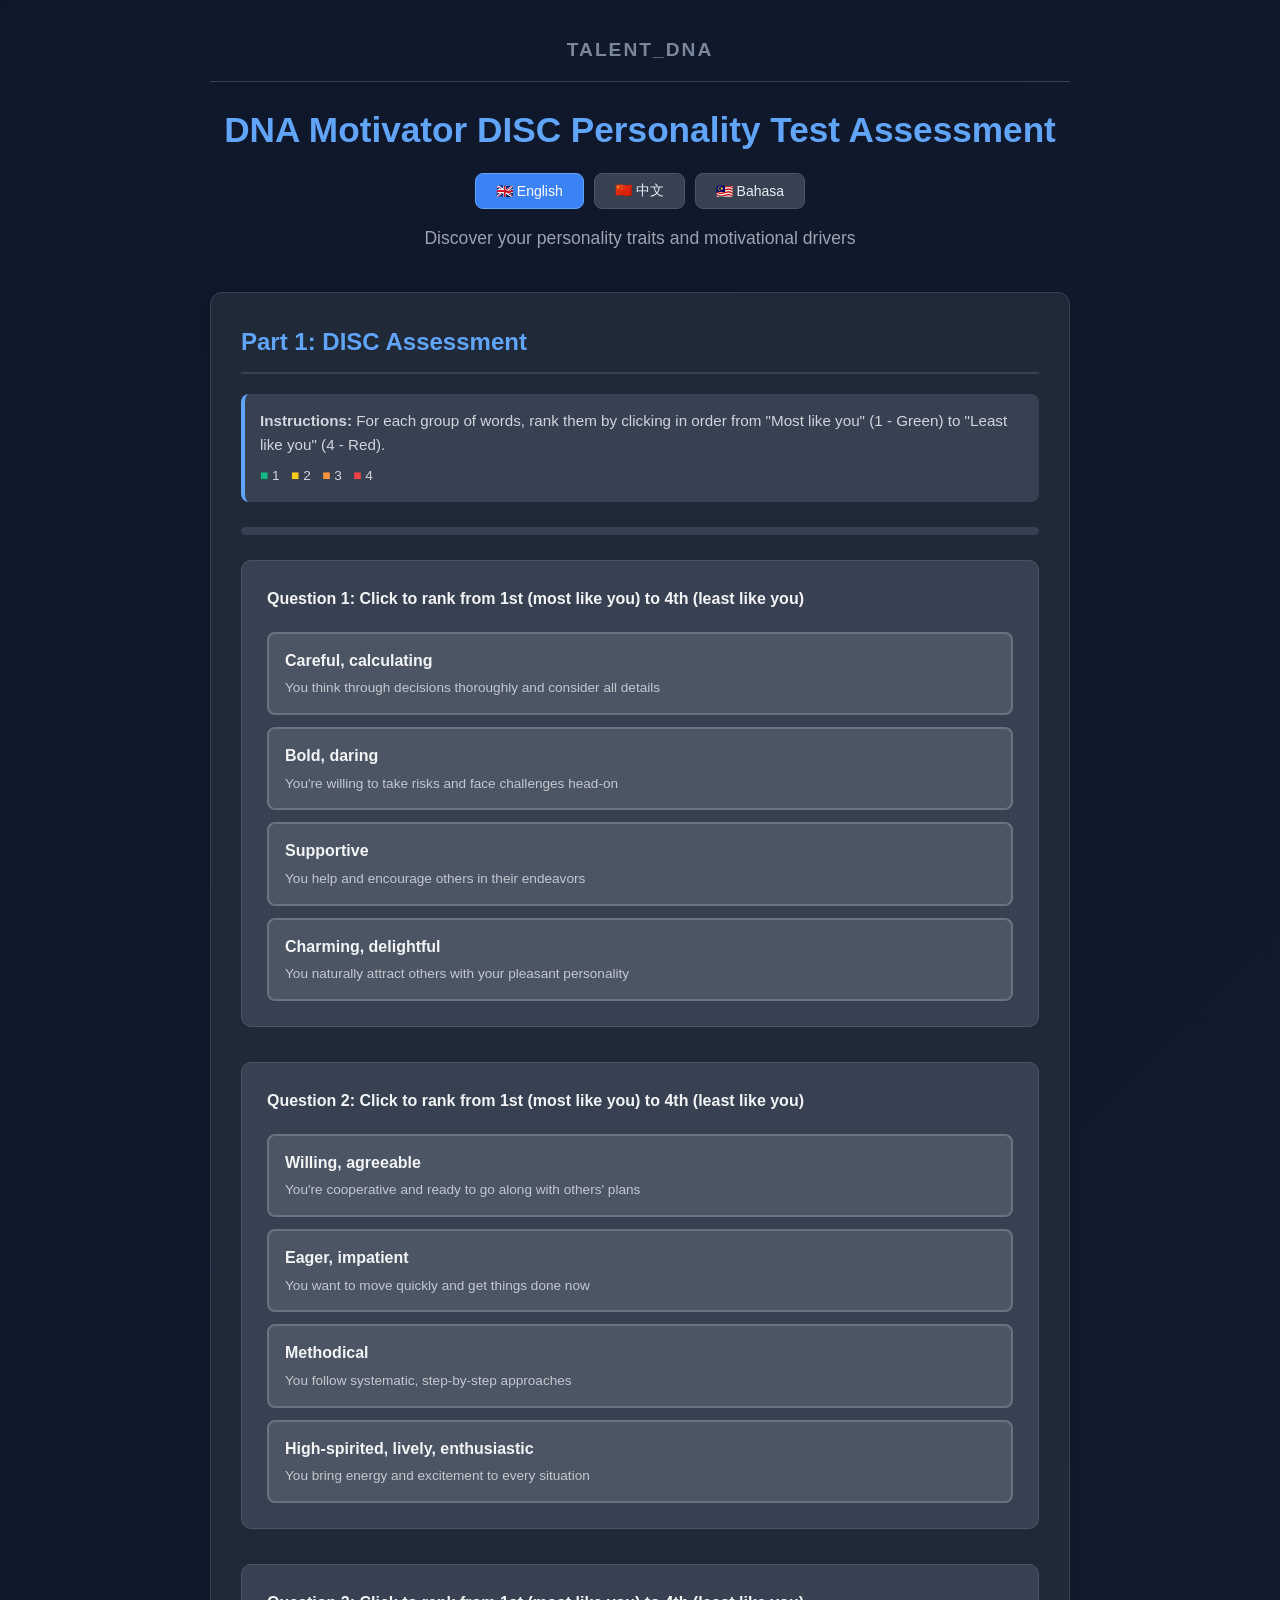
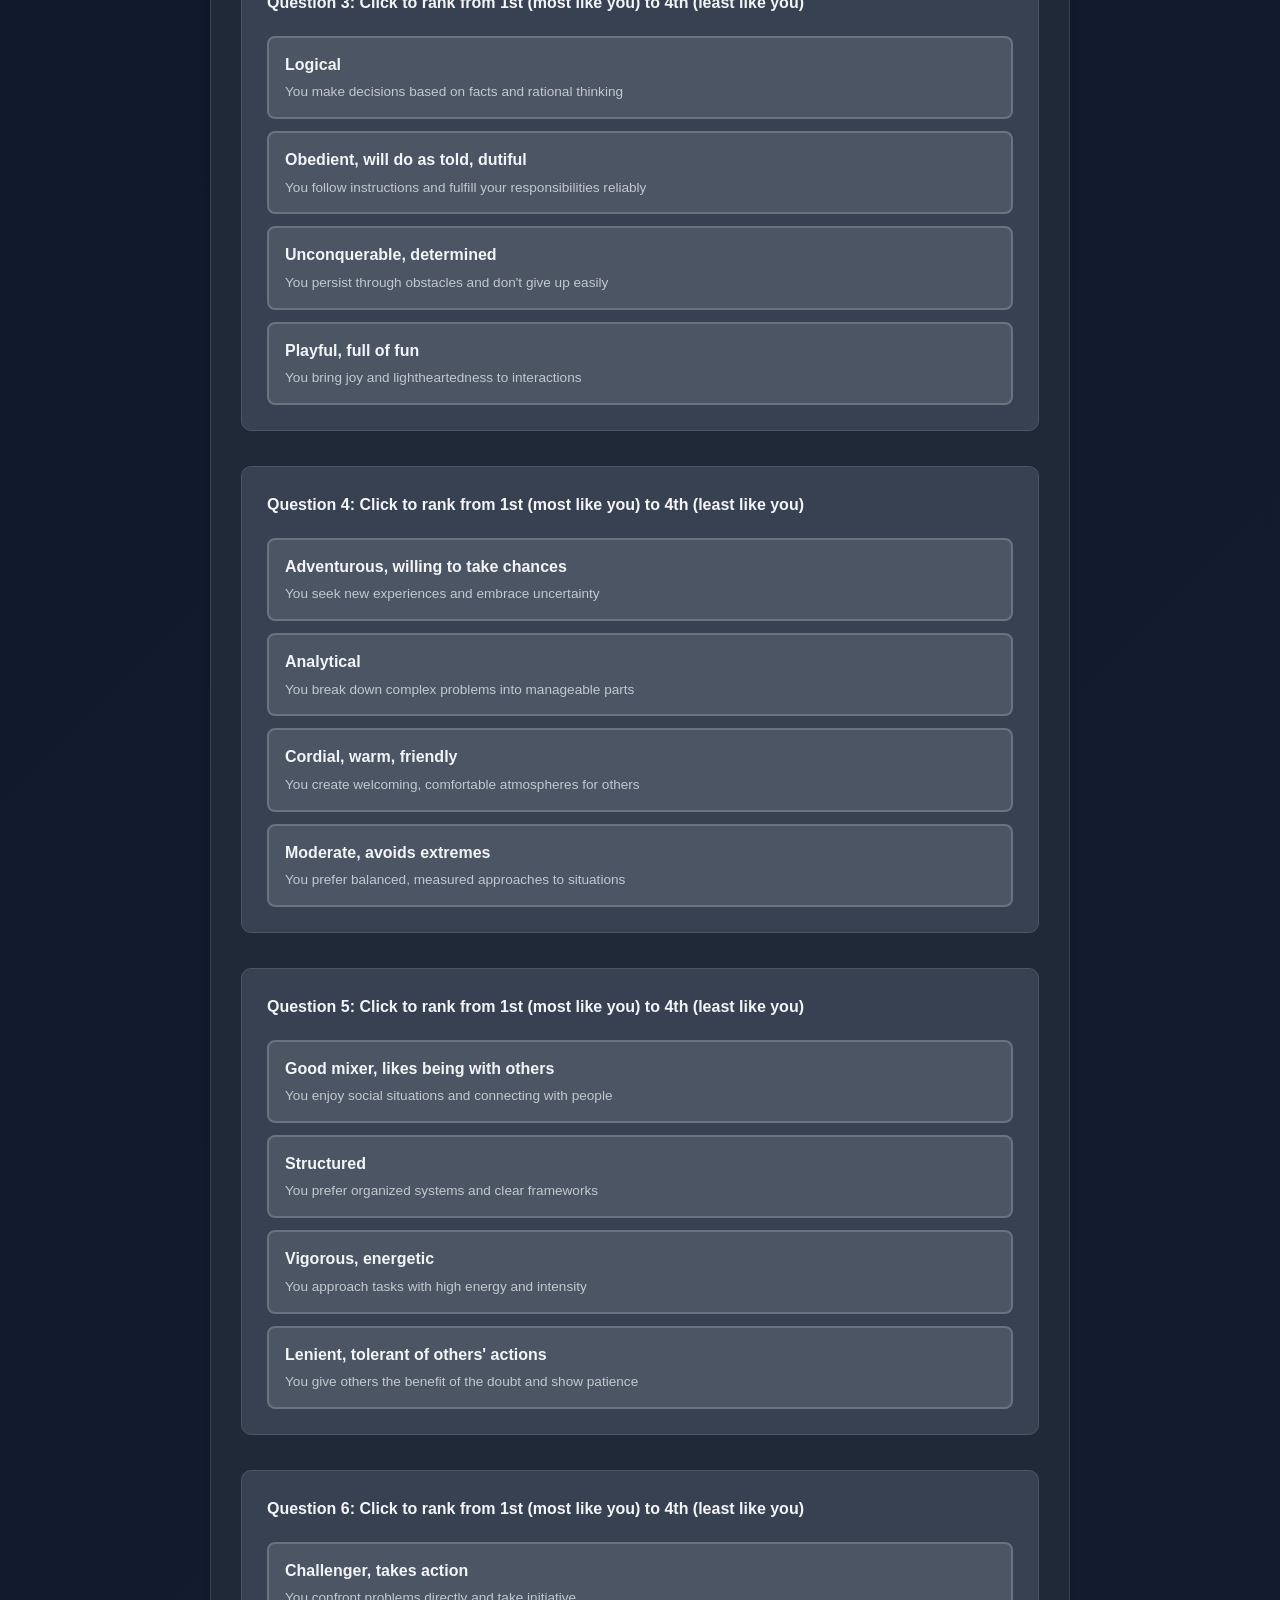
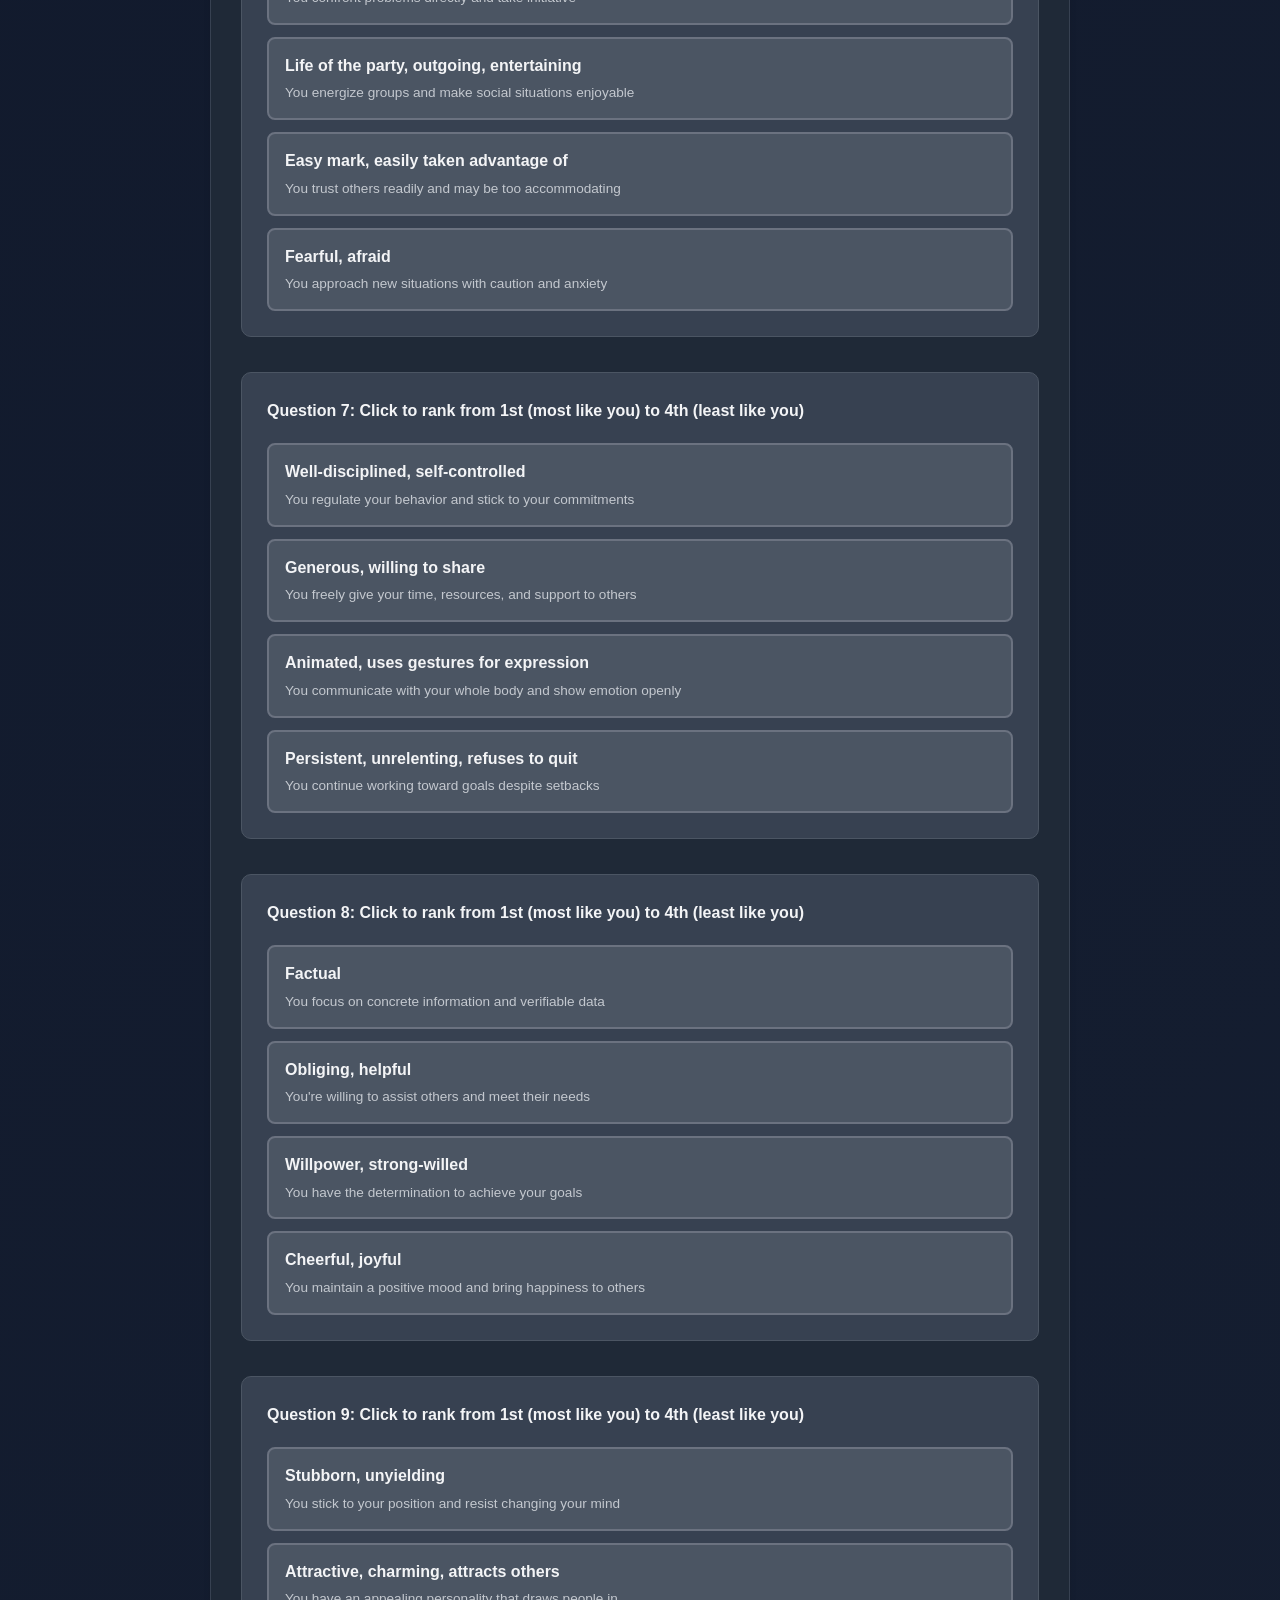
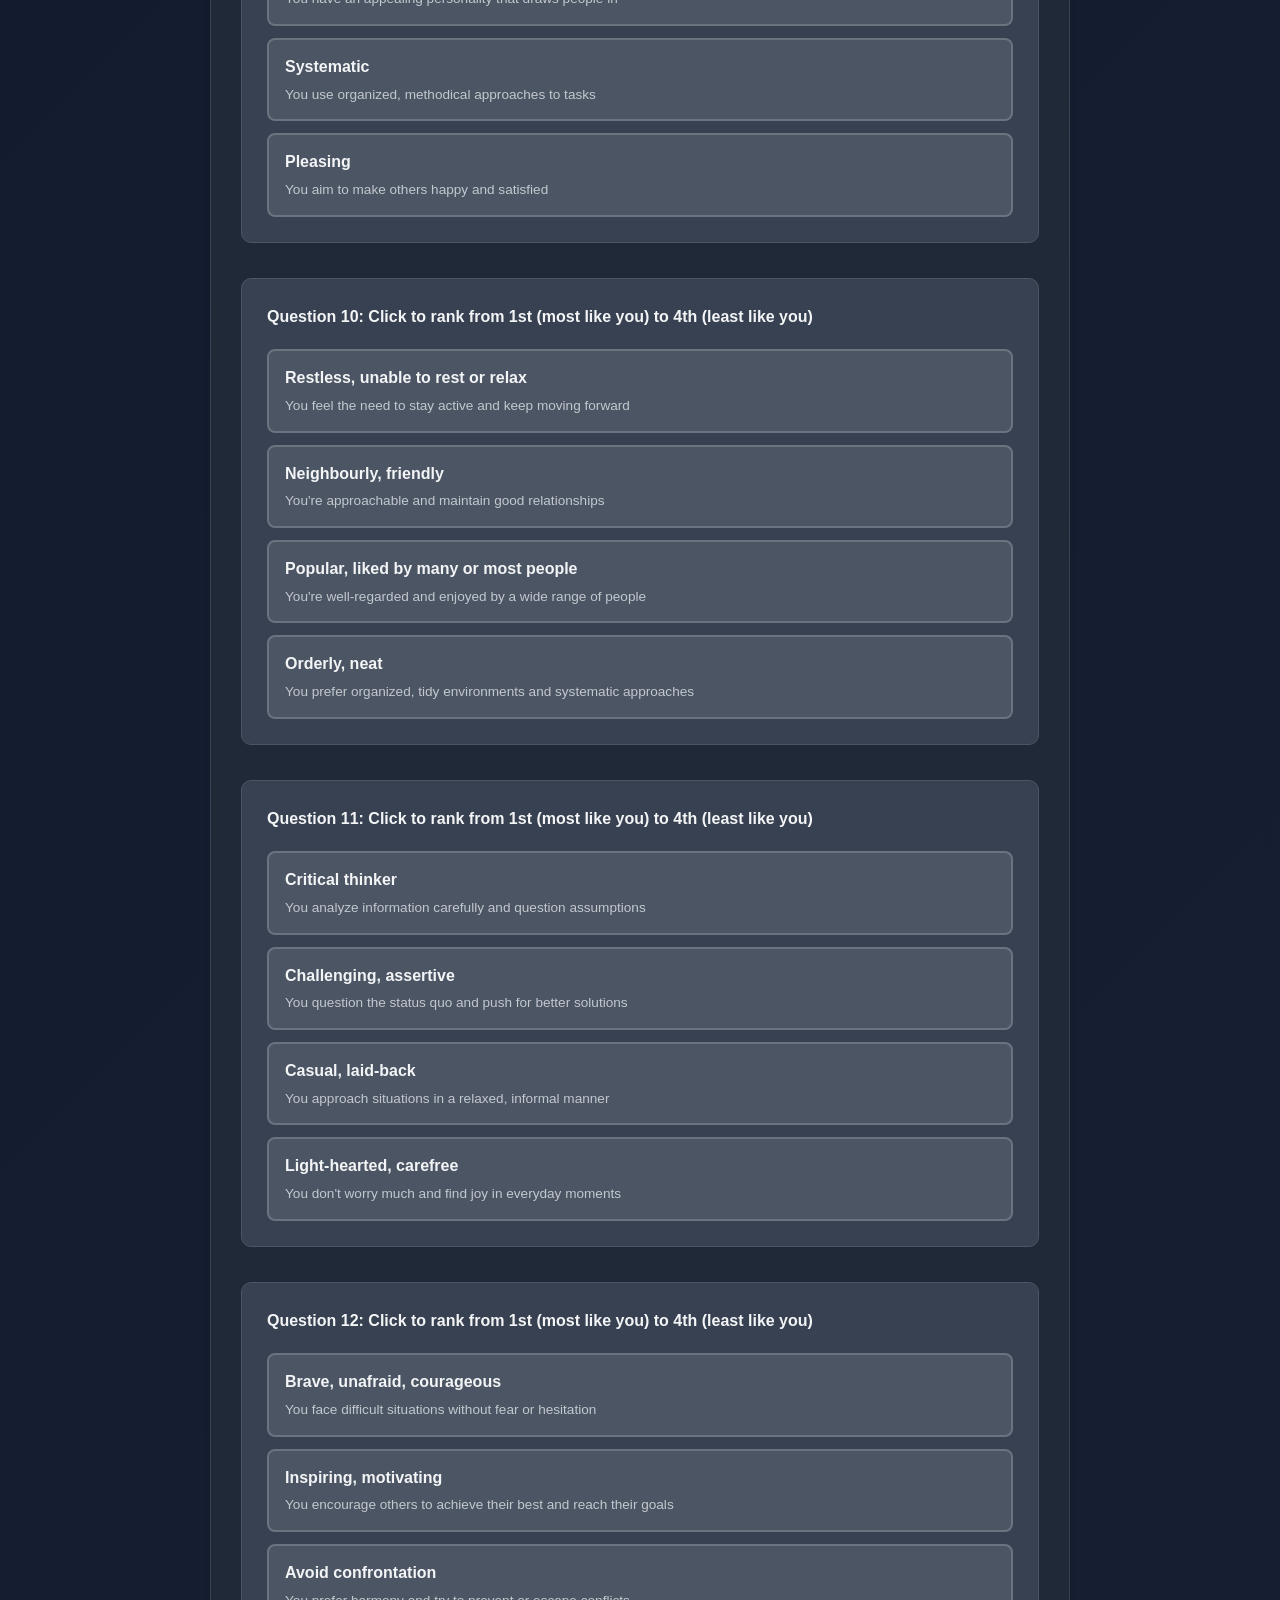
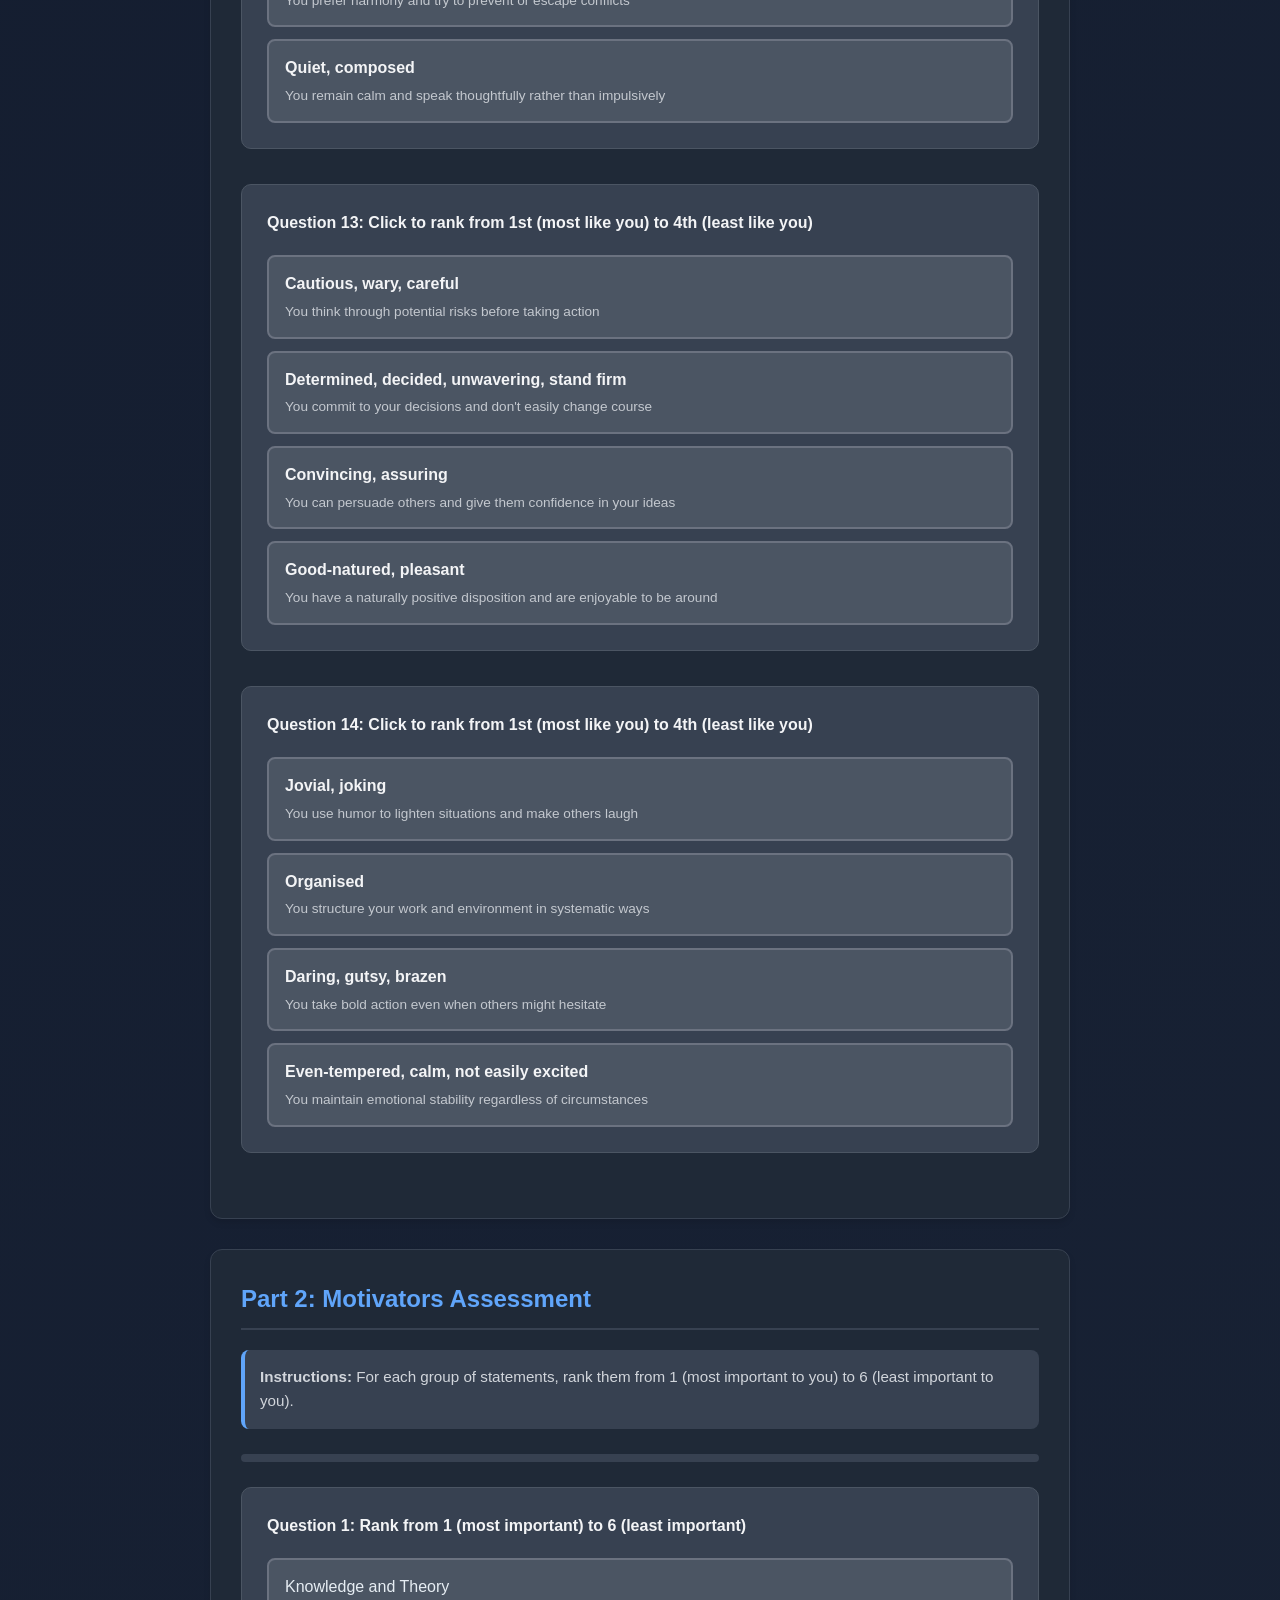
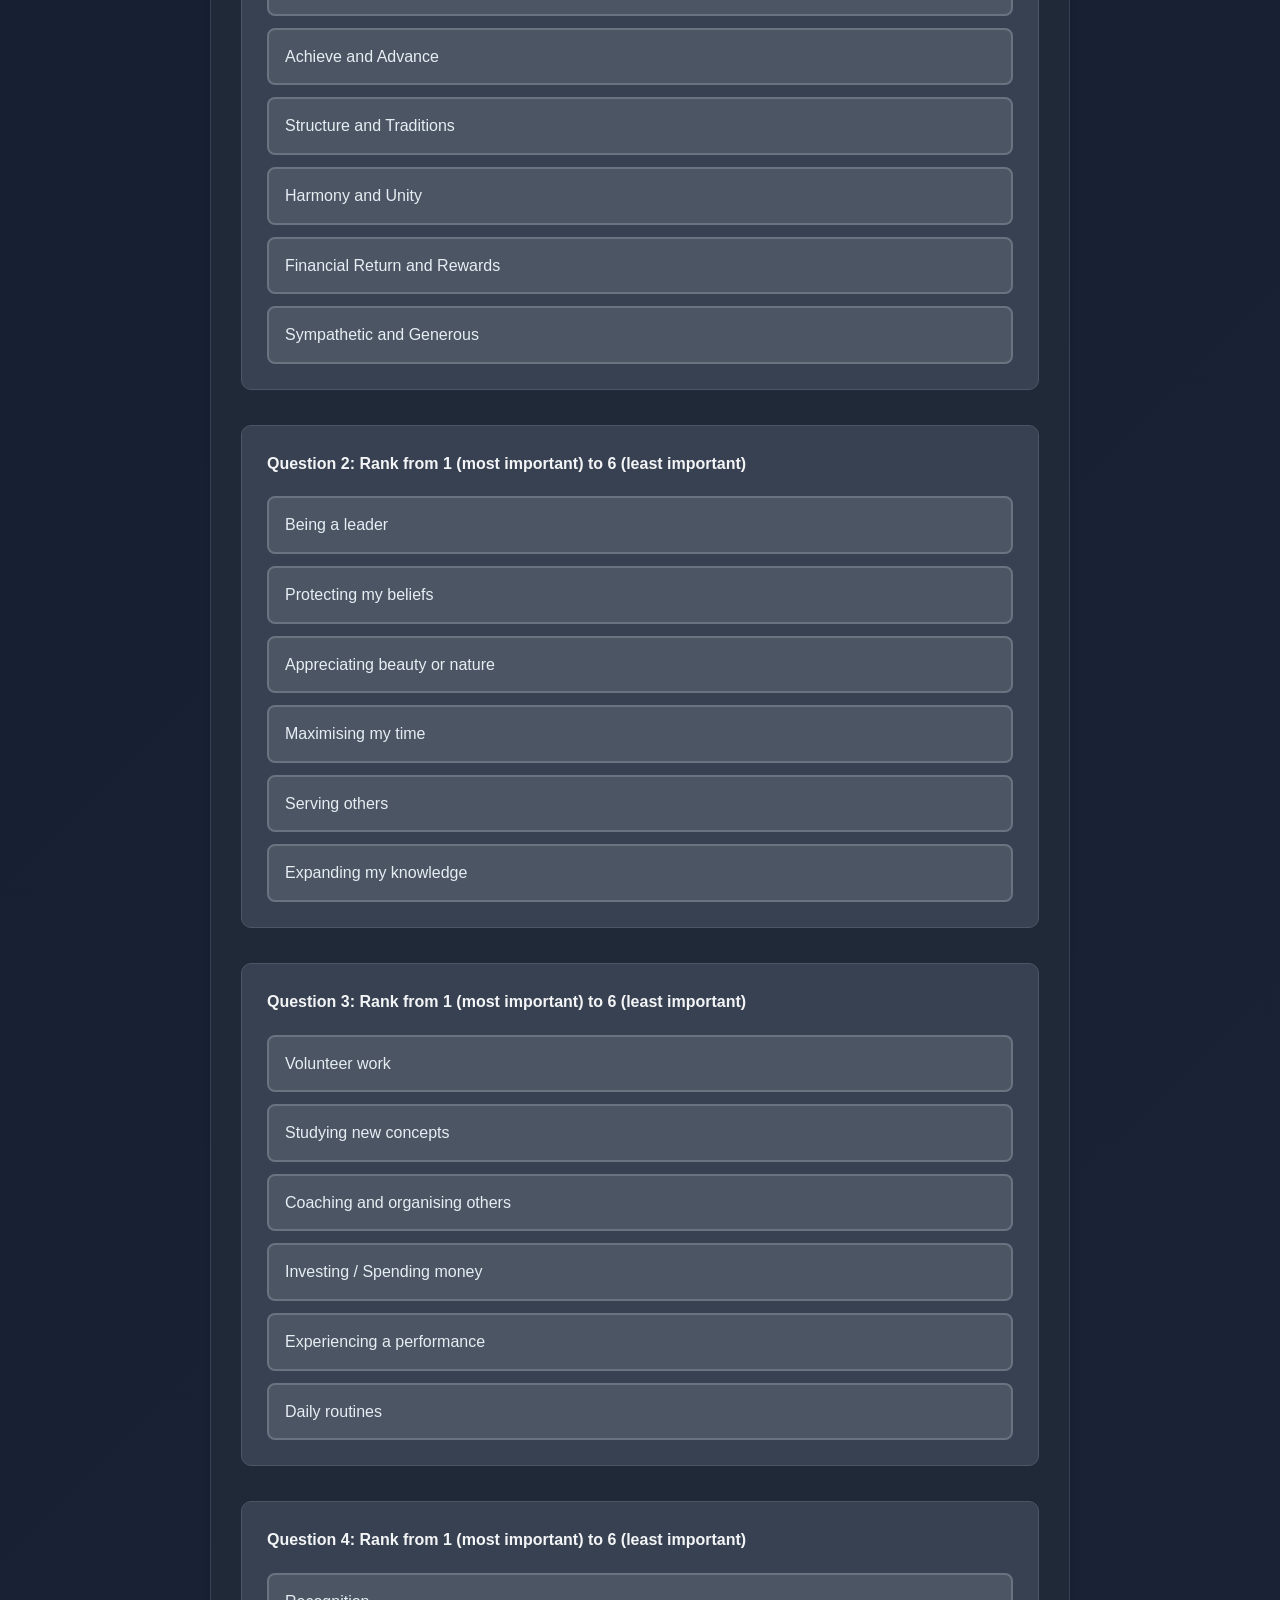
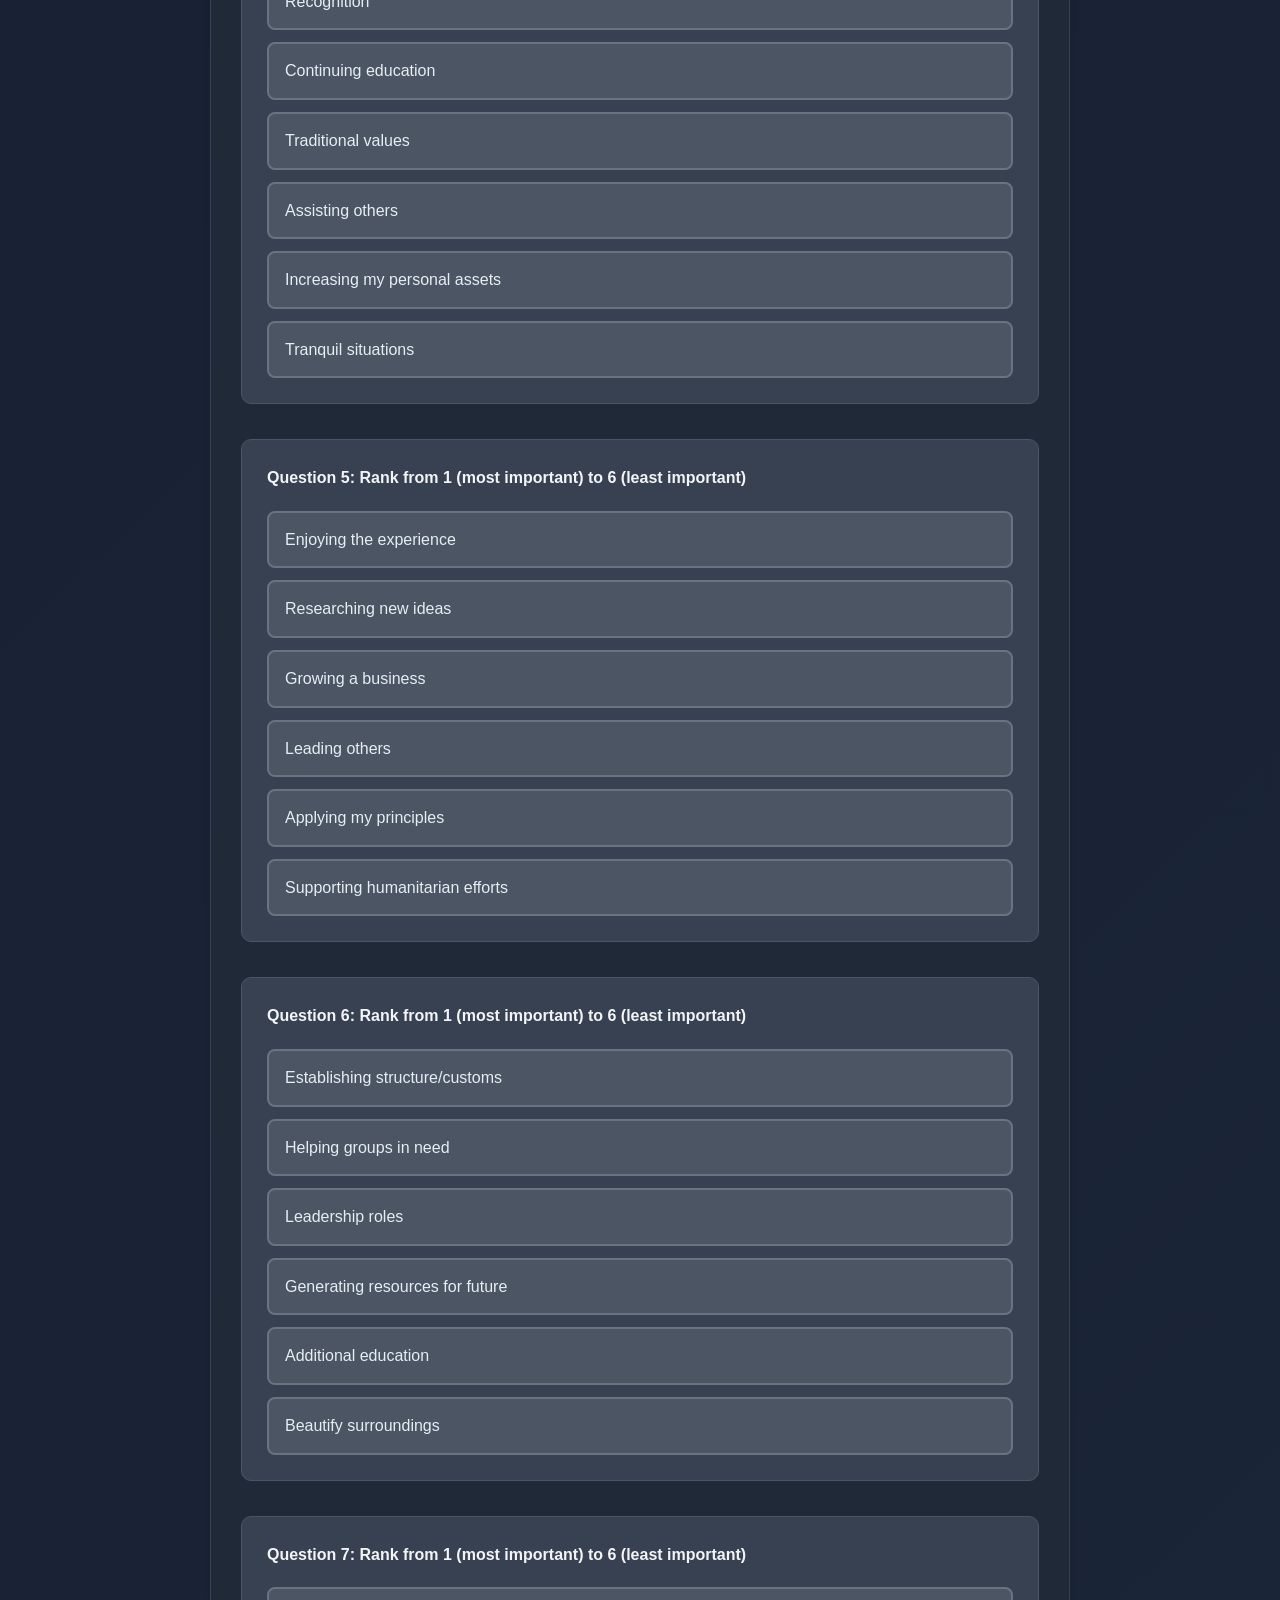
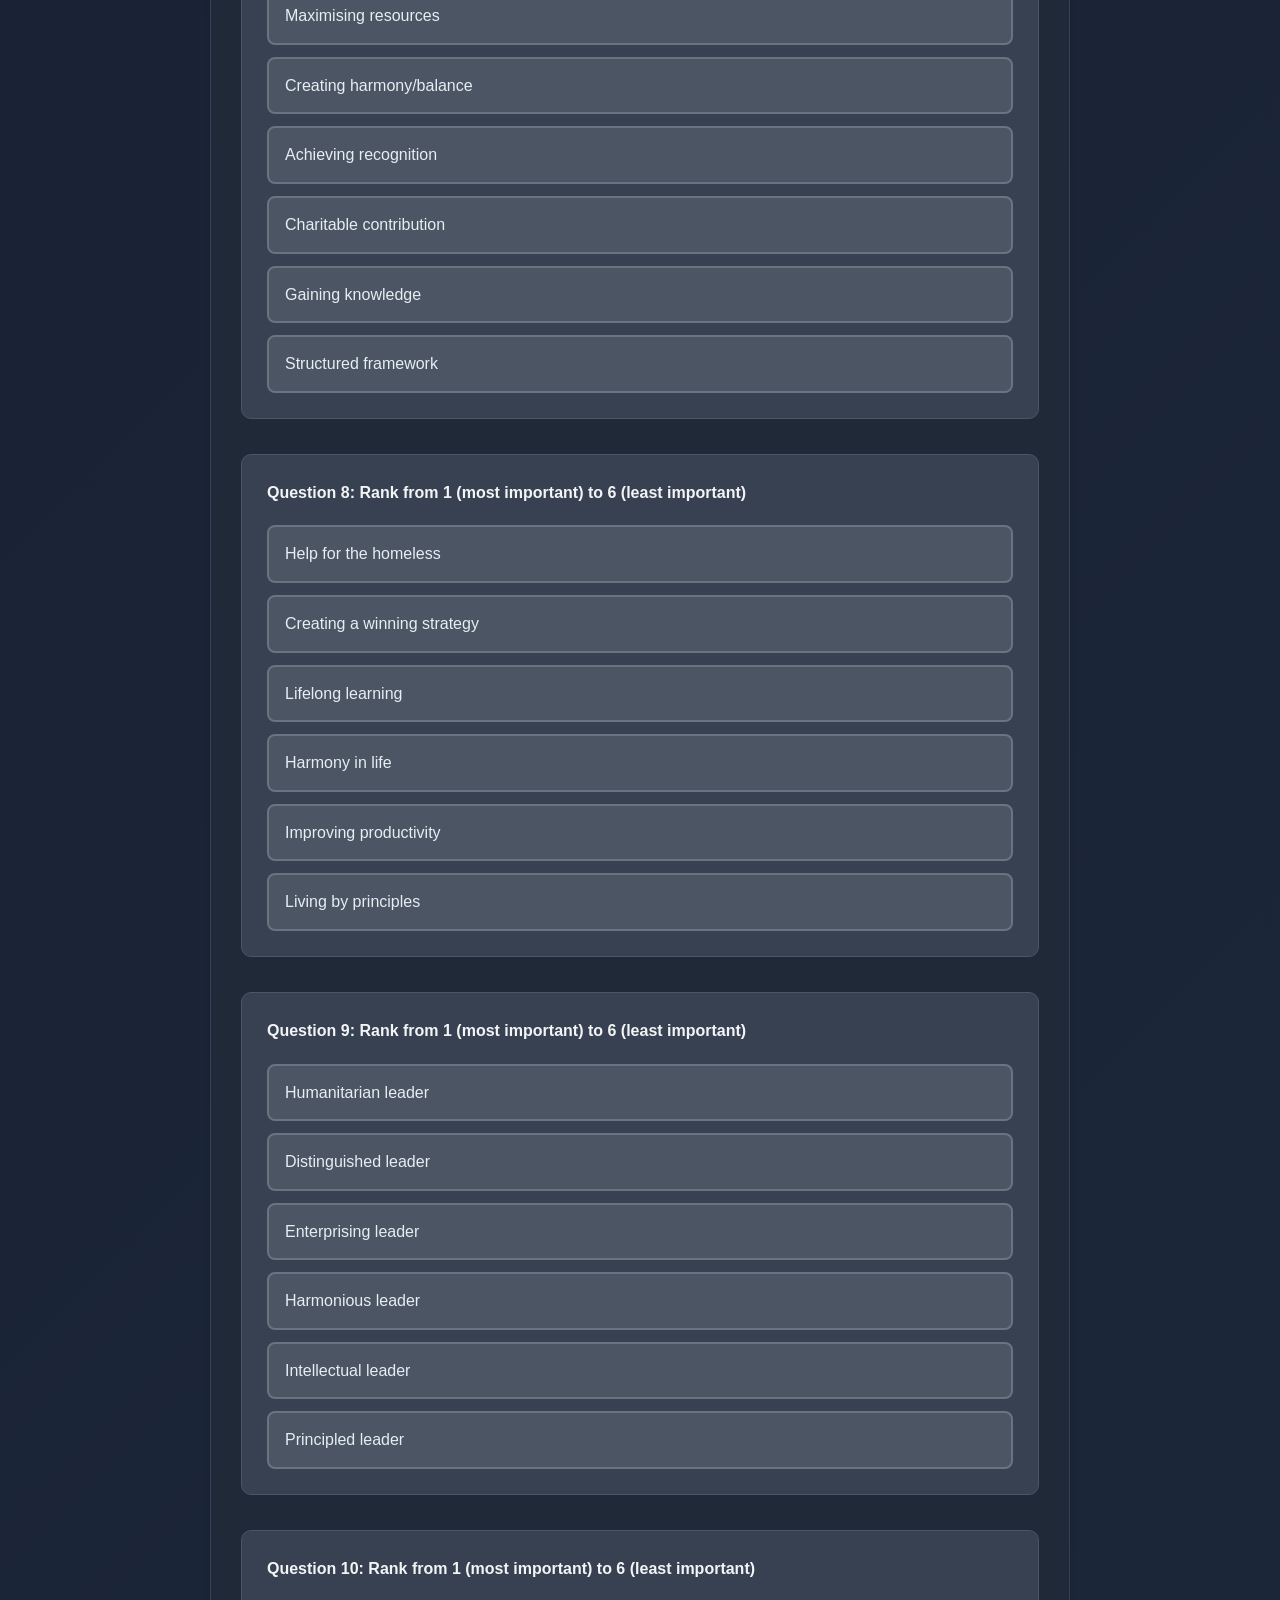
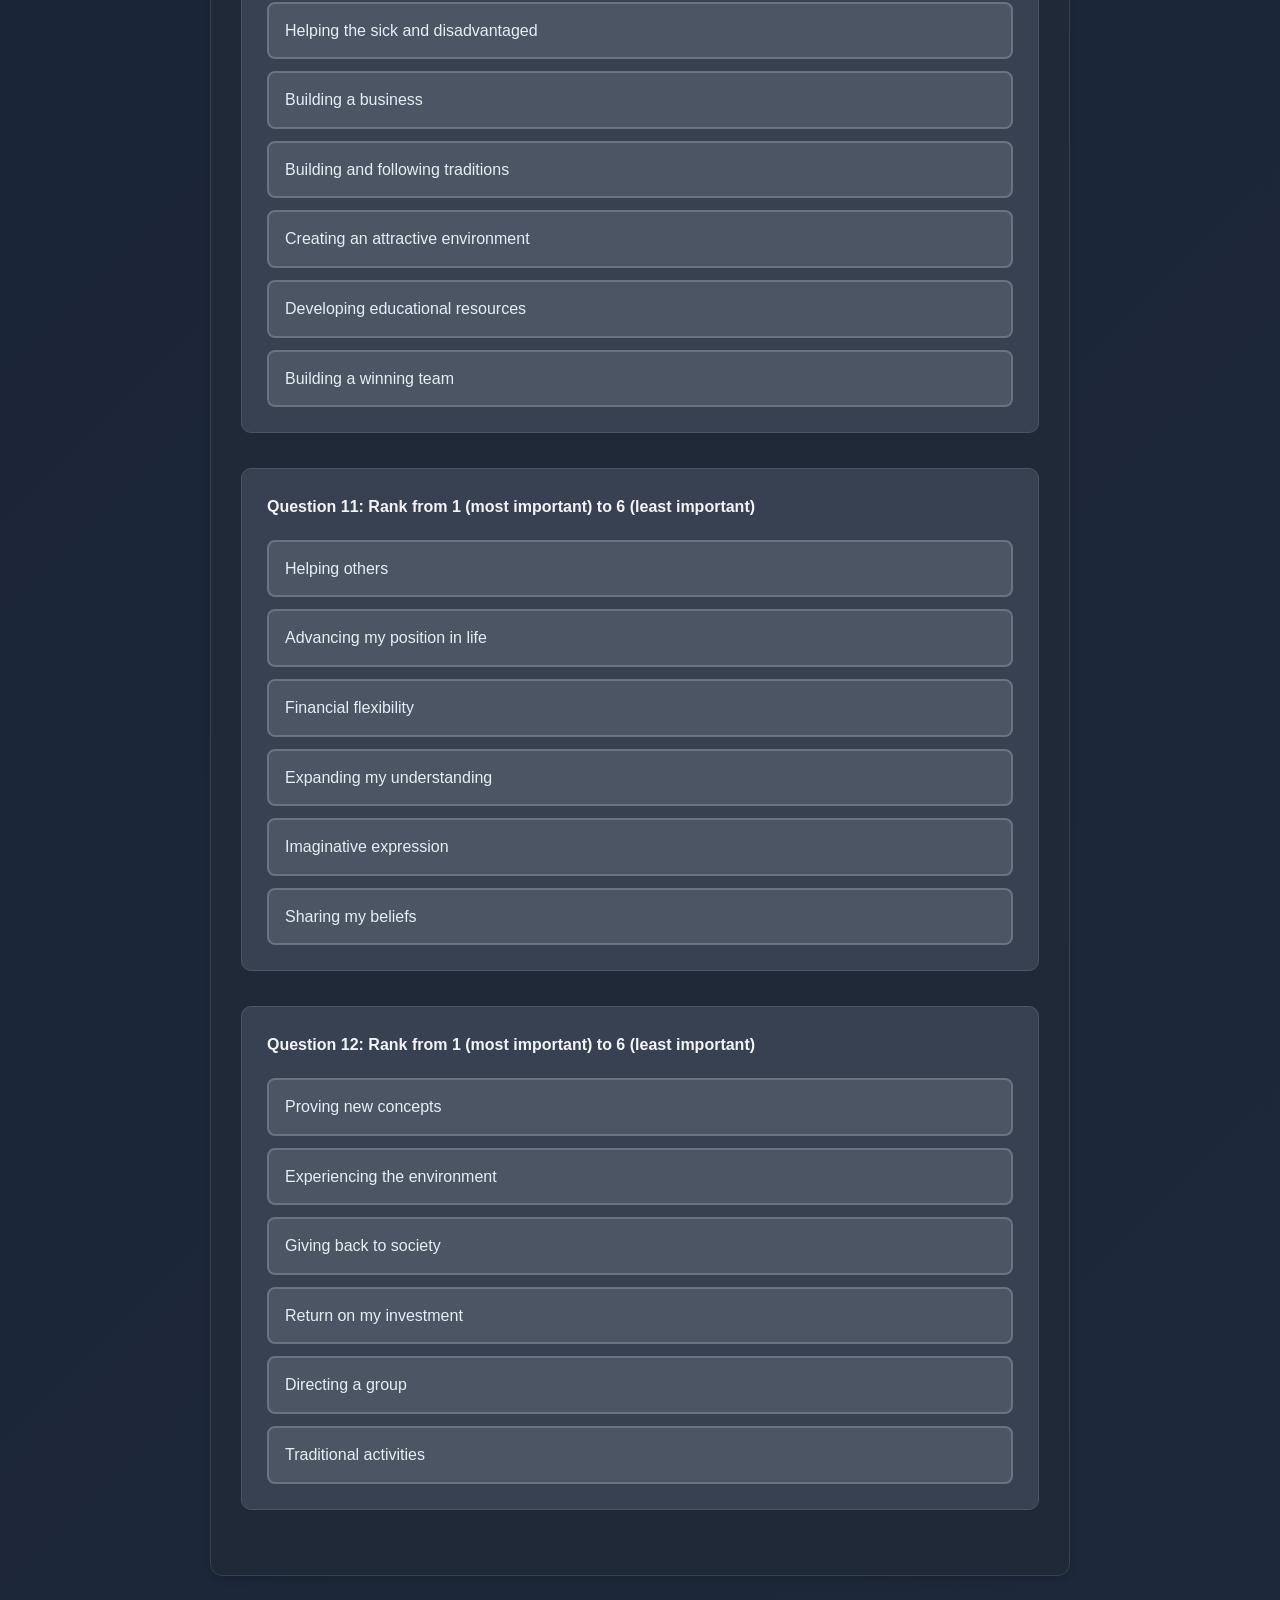
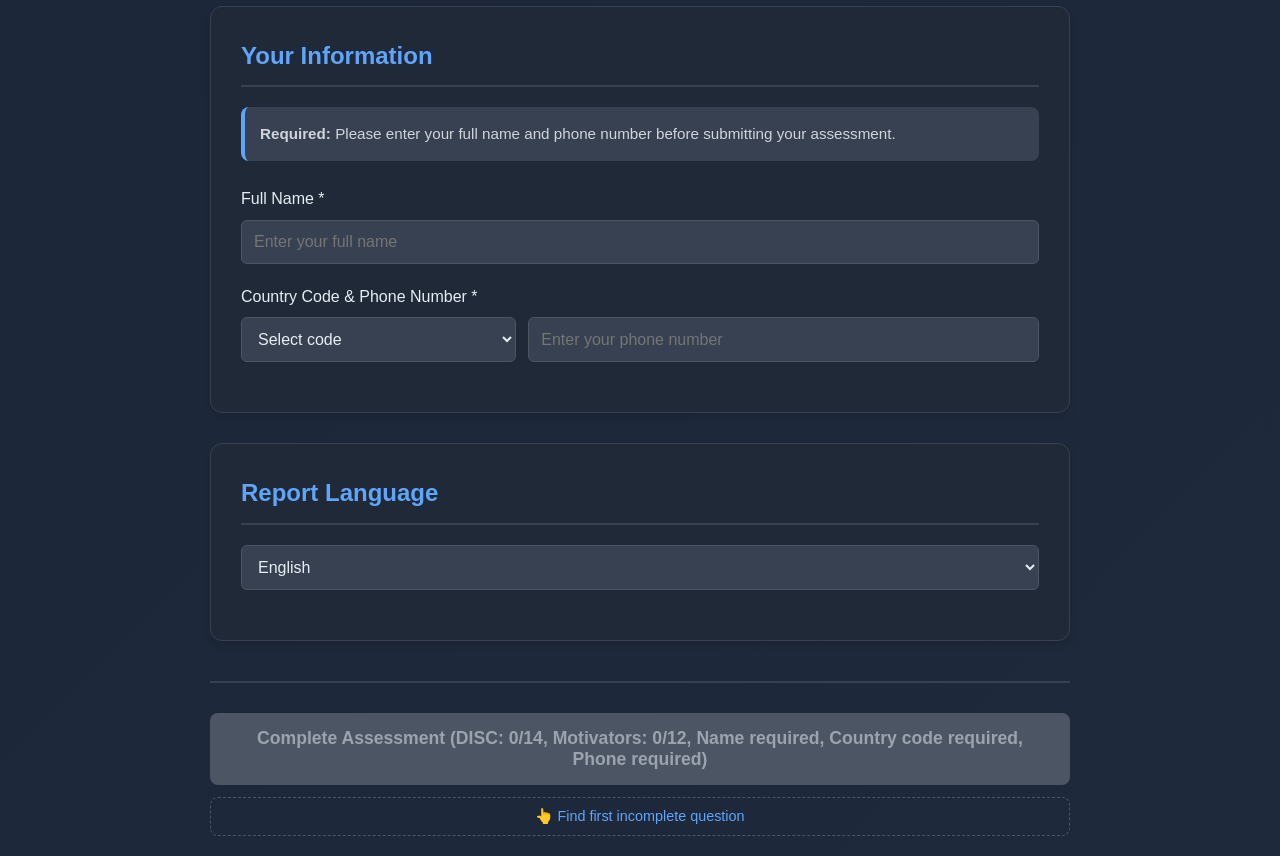
<file: index.html>
<!DOCTYPE html>
<html lang="en">
<head>
    <meta charset="UTF-8">
    <meta name="viewport" content="width=device-width, initial-scale=1.0">
    <title>DNA Motivator DISC Personality Test Assessment</title>
    <link rel="stylesheet" href="css/styles.css">
</head>
<body>
<div class="container">

    <!-- Company branding — change "YOUR NAME" to your own -->
    <div class="company-header">
        <div class="company-name notranslate">TALENT_DNA</div>
    </div>

    <div class="header">
        <h1 id="quiz-title">DNA Motivator DISC Personality Test Assessment</h1>
        <div class="language-selector">
            <button class="lang-btn active" data-lang="en">🇬🇧 English</button>
            <button class="lang-btn" data-lang="zh-CN">🇨🇳 中文</button>
            <button class="lang-btn" data-lang="ms">🇲🇾 Bahasa</button>
        </div>
        <p id="quiz-subtitle">Discover your personality traits and motivational drivers</p>
    </div>

    <form id="assessmentForm">

        <!-- Part 1: DISC -->
        <div class="section">
            <h2 id="part1-heading">Part 1: DISC Assessment</h2>
            <div class="instructions" id="instructions-disc">
                <strong>Instructions:</strong>
                For each group of words, rank them by clicking in order from "Most like you" (1&nbsp;-&nbsp;Green)
                to "Least like you" (4&nbsp;-&nbsp;Red).
                <br><span style="font-size:0.9em;margin-top:8px;display:block;">
                    <span style="color:#10b981;">■</span> 1 &nbsp;
                    <span style="color:#facc15;">■</span> 2 &nbsp;
                    <span style="color:#fb923c;">■</span> 3 &nbsp;
                    <span style="color:#ef4444;">■</span> 4
                </span>
            </div>
            <div class="progress"><div class="progress-bar" id="discProgress"></div></div>
            <div id="discQuestions"></div>
        </div>

        <!-- Part 2: Motivators -->
        <div class="section">
            <h2 id="part2-heading">Part 2: Motivators Assessment</h2>
            <div class="instructions" id="instructions-mot">
                <strong>Instructions:</strong>
                For each group of statements, rank them from 1 (most important to you) to 6 (least important to you).
            </div>
            <div class="progress"><div class="progress-bar" id="motivatorProgress"></div></div>
            <div id="motivatorQuestions"></div>
        </div>

        <!-- User Info -->
        <div class="section">
            <h2 id="info-heading">Your Information</h2>
            <div class="instructions">
                <strong id="required-label">Required:</strong>
                <span id="required-info">Please enter your full name and phone number before submitting your assessment.</span>
            </div>

            <div class="form-group">
                <label id="label-name" for="userName">Full Name *</label>
                <input type="text" id="userName" name="userName" placeholder="Enter your full name" required>
            </div>

            <div class="form-group">
                <label id="label-phone">Country Code &amp; Phone Number *</label>
                <div class="phone-row">
                    <select id="userCountryCode" name="userCountryCode" required>
                        <option value="">Select code</option>
                        <option value="+60">🇲🇾 +60 (Malaysia)</option>
                        <option value="+65">🇸🇬 +65 (Singapore)</option>
                        <option value="+1">🇺🇸 +1 (US/CA)</option>
                        <option value="+44">🇬🇧 +44 (UK)</option>
                        <option value="+61">🇦🇺 +61 (Australia)</option>
                        <option value="+62">🇮🇩 +62 (Indonesia)</option>
                        <option value="+63">🇵🇭 +63 (Philippines)</option>
                        <option value="+66">🇹🇭 +66 (Thailand)</option>
                        <option value="+84">🇻🇳 +84 (Vietnam)</option>
                        <option value="+86">🇨🇳 +86 (China)</option>
                        <option value="+91">🇮🇳 +91 (India)</option>
                        <option value="+81">🇯🇵 +81 (Japan)</option>
                        <option value="+82">🇰🇷 +82 (South Korea)</option>
                    </select>
                    <input type="tel" id="userPhone" name="userPhone" placeholder="Enter your phone number" required>
                </div>
            </div>
        </div>

        <!-- Report Language -->
        <div class="section">
            <h2 id="lang-heading">Report Language</h2>
            <div class="form-group">
                <select id="reportLanguage" name="reportLanguage">
                    <option value="en">English</option>
                    <option value="zh-CN">Chinese (Simplified)</option>
                    <option value="ms">Bahasa Malaysia</option>
                </select>
            </div>
        </div>

        <div class="submit-section">
            <button type="submit" class="submit-btn" id="submitBtn" disabled>
                Complete Assessment
            </button>
        </div>

    </form>
</div>

<!-- Scripts — ORDER MATTERS -->
<script src="js/assessment-data.js"></script>
<script src="js/translations.js"></script>
<script src="js/translations-questions.js"></script>
<script src="js/scoring.js"></script>
<script src="js/report-translations.js"></script>
<script src="js/deep-summary.js"></script>
<script src="js/report.js"></script>
<script src="js/app.js"></script>
<script>
    // Pick up ?lang= from instructions page
    const urlLang = new URLSearchParams(window.location.search).get('lang');
    if (urlLang && window.TRANSLATIONS[urlLang]) {
        window.__appLang = urlLang;
        // Activate the matching language button
        document.querySelectorAll('.lang-btn').forEach(btn => {
            btn.classList.toggle('active', btn.dataset.lang === urlLang);
        });
    }
</script>
</body>
</html>
</file>
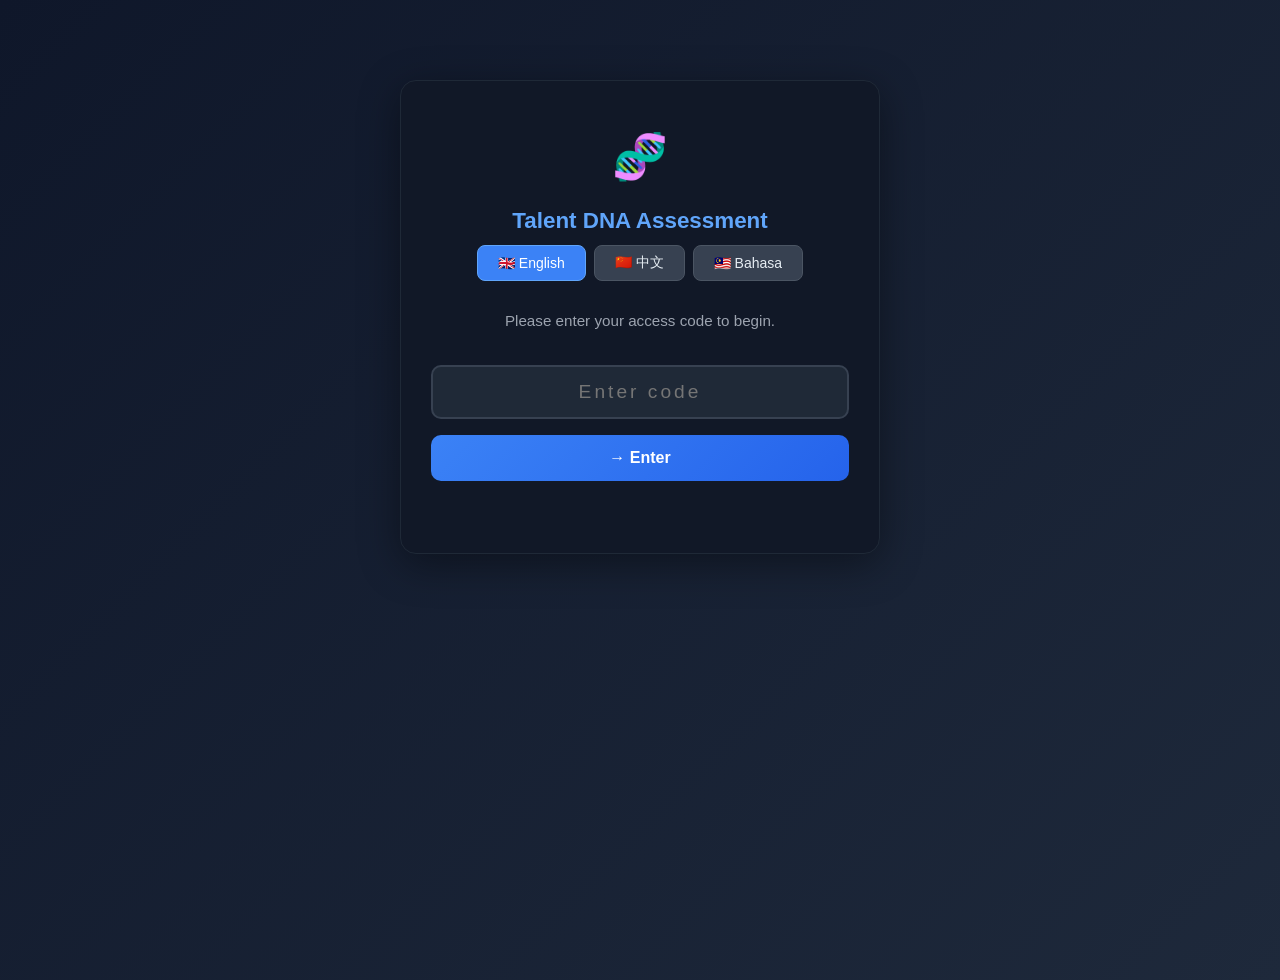
<file: enter.html>
<!DOCTYPE html>
<html lang="en">
<head>
    <meta charset="UTF-8">
    <meta name="viewport" content="width=device-width, initial-scale=1.0">
    <title>Talent DNA — Access</title>
    <link rel="stylesheet" href="css/styles.css">
    <style>
        .enter-container {
            max-width: 480px;
            margin: 80px auto;
            padding: 40px 30px;
            background: #111827;
            border-radius: 16px;
            border: 1px solid #1f2937;
            box-shadow: 0 10px 40px rgba(0,0,0,0.4);
            text-align: center;
        }
        .enter-logo {
            font-size: 2.8rem;
            margin-bottom: 10px;
        }
        .enter-title {
            font-size: 1.4rem;
            font-weight: 700;
            color: #60a5fa;
            margin-bottom: 6px;
        }
        .enter-subtitle {
            color: #9ca3af;
            font-size: 0.95rem;
            margin-bottom: 32px;
        }
        .enter-input {
            width: 100%;
            padding: 14px 18px;
            background: #1f2937;
            color: #f3f4f6;
            border: 2px solid #374151;
            border-radius: 10px;
            font-size: 1.2rem;
            letter-spacing: 3px;
            text-align: center;
            outline: none;
            transition: border-color 0.2s;
            box-sizing: border-box;
        }
        .enter-input:focus { border-color: #60a5fa; }
        .enter-input.error  { border-color: #ef4444; animation: shake 0.3s; }
        @keyframes shake {
            0%,100%{ transform:translateX(0); }
            25%    { transform:translateX(-8px); }
            75%    { transform:translateX(8px); }
        }
        .enter-btn {
            width: 100%;
            margin-top: 16px;
            padding: 14px;
            background: linear-gradient(135deg, #3b82f6, #2563eb);
            color: #fff;
            border: none;
            border-radius: 10px;
            font-size: 1rem;
            font-weight: 600;
            cursor: pointer;
            transition: all 0.2s;
        }
        .enter-btn:hover { background: linear-gradient(135deg, #2563eb, #1d4ed8); transform: translateY(-1px); }
        .error-msg {
            margin-top: 12px;
            color: #ef4444;
            font-size: 0.9rem;
            min-height: 20px;
        }
        .lang-row {
            display: flex;
            justify-content: center;
            gap: 8px;
            margin-bottom: 28px;
        }
    </style>
</head>
<body>
<div class="enter-container">
    <div class="enter-logo">🧬</div>
    <div class="enter-title" id="etitle">Talent DNA Assessment</div>
    <div class="lang-row">
        <button class="lang-btn active" onclick="setLang('en')">🇬🇧 English</button>
        <button class="lang-btn" onclick="setLang('zh-CN')">🇨🇳 中文</button>
        <button class="lang-btn" onclick="setLang('ms')">🇲🇾 Bahasa</button>
    </div>
    <div class="enter-subtitle" id="esubtitle">Please enter your access code to begin.</div>

    <input class="enter-input" id="codeInput" type="text"
           placeholder="Enter code" autocomplete="off" spellcheck="false">
    <button class="enter-btn" id="enterBtn" onclick="checkCode()">→ Enter</button>
    <div class="error-msg" id="errorMsg"></div>
</div>

<script>
    // ── ACCESS CODE HASH (SHA-256) ────────────────────────────────────
    // To change the access code:
    // 1. Run this in browser console: hashInput("YOURNEWCODE").then(console.log)
    // 2. Replace the hash below with the result
    const ACCESS_HASH = "b1250e3f10cb7ead7da6bfbc30a5a9339a2d28fafd7f1644f07c6d520476f9fa";
    // ─────────────────────────────────────────────────────────────────

    async function hashInput(str) {
        const encoded = new TextEncoder().encode(str.toUpperCase());
        const buf     = await crypto.subtle.digest('SHA-256', encoded);
        return Array.from(new Uint8Array(buf)).map(b => b.toString(16).padStart(2,'0')).join('');
    }

    const ui = {
        en:      { title:"Talent DNA Assessment",   subtitle:"Please enter your access code to begin.", btn:"→ Enter",  placeholder:"Enter code",        error:"Incorrect code. Please try again." },
        "zh-CN": { title:"才能 DNA 测评",            subtitle:"请输入访问码以开始测试。",                btn:"→ 进入",  placeholder:"请输入访问码",        error:"访问码不正确，请重试。" },
        ms:      { title:"Penilaian DNA Bakat",      subtitle:"Sila masukkan kod akses anda untuk memulakan.", btn:"→ Masuk", placeholder:"Masukkan kod", error:"Kod tidak betul. Sila cuba lagi." }
    };
    let lang = 'en';

    function setLang(l) {
        lang = l;
        document.querySelectorAll('.lang-btn').forEach(b =>
            b.classList.toggle('active', b.textContent.includes(l==='en'?'English':l==='zh-CN'?'中文':'Bahasa'))
        );
        const d = ui[l];
        document.getElementById('etitle').textContent    = d.title;
        document.getElementById('esubtitle').textContent = d.subtitle;
        document.getElementById('enterBtn').textContent  = d.btn;
        document.getElementById('codeInput').placeholder = d.placeholder;
        document.getElementById('errorMsg').textContent  = '';
    }

    async function checkCode() {
        const val   = document.getElementById('codeInput').value.trim();
        const hashed = await hashInput(val);
        if (hashed === ACCESS_HASH) {
            sessionStorage.setItem('dna_access', '1');
            window.location.href = 'instructions.html?lang=' + lang;
        } else {
            const input = document.getElementById('codeInput');
            input.classList.add('error');
            document.getElementById('errorMsg').textContent = ui[lang].error;
            setTimeout(() => input.classList.remove('error'), 400);
        }
    }

    document.getElementById('codeInput').addEventListener('keydown', e => {
        if (e.key === 'Enter') checkCode();
    });
</script>
</body>
</html>
</file>
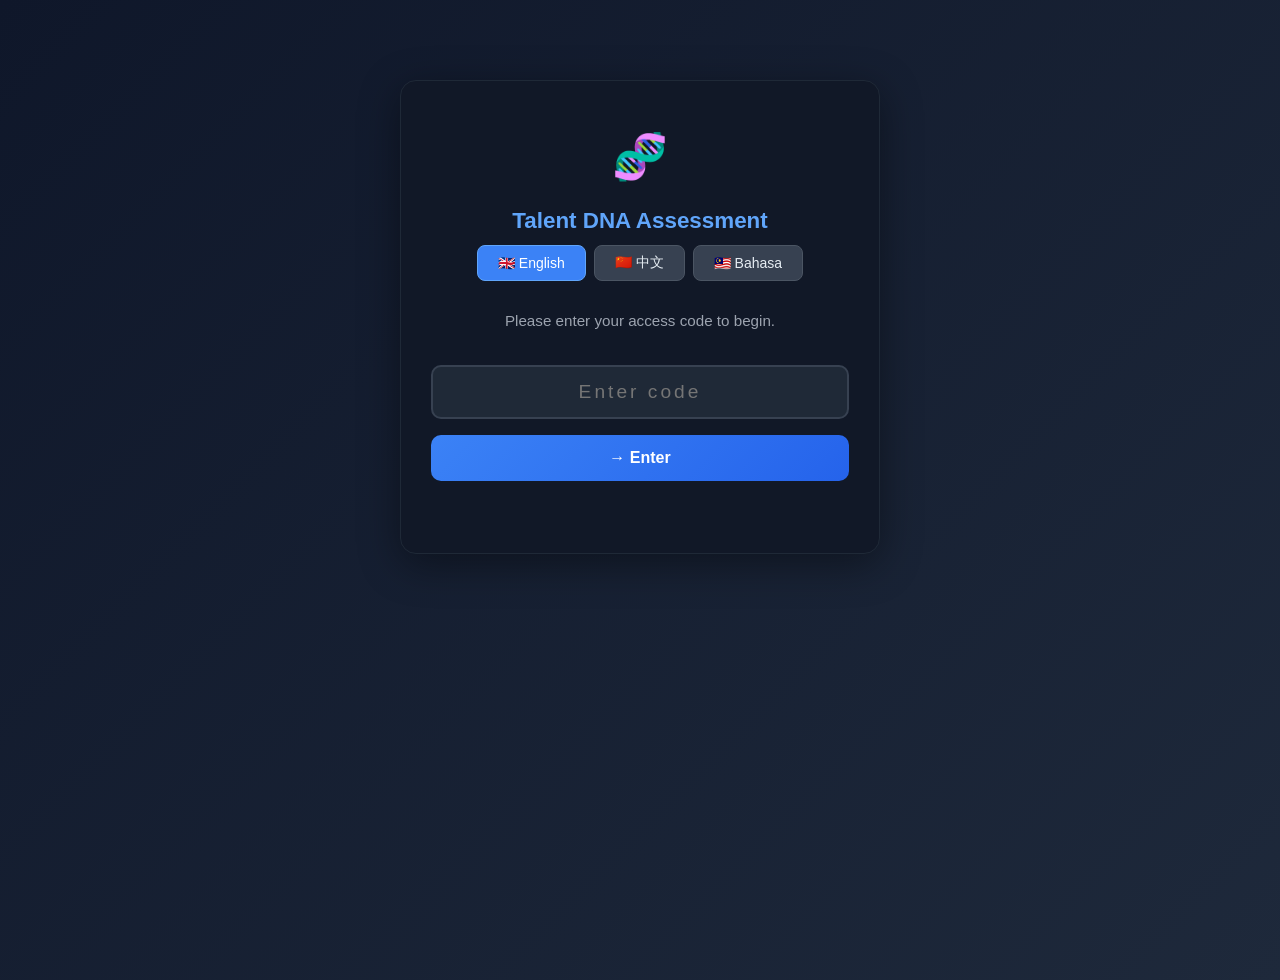
<file: instructions.html>
<!DOCTYPE html>
<html lang="en">
<head>
    <meta charset="UTF-8">
    <meta name="viewport" content="width=device-width, initial-scale=1.0">
    <title>Talent DNA — Instructions</title>
    <link rel="stylesheet" href="css/styles.css">
</head>
<body>
<div class="instructions-container">
    <div class="instructions-header">
        <h1>Before You Start Your<br>DNA Motivator DISC Assessment</h1>
        <div class="language-selector" style="margin-top:15px;">
            <button class="lang-btn active" onclick="setLang('en')">🇬🇧 English</button>
            <button class="lang-btn" onclick="setLang('zh-CN')">🇨🇳 中文</button>
            <button class="lang-btn" onclick="setLang('ms')">🇲🇾 Bahasa</button>
        </div>
    </div>

    <div class="instructions-content" id="instructionsContent">
        <p style="color:#e6edf3;font-size:1.05rem;margin-bottom:25px;">
            To get the most accurate result, please follow these quick guidelines:
        </p>
        <ol class="guidelines">
            <li><strong>①</strong> Find a quiet place with no distractions.</li>
            <li><strong>②</strong> Complete the test in one sitting — it takes about <strong>15 minutes</strong>.</li>
            <li><strong>③</strong> Once you begin, you must finish; it can't be paused.</li>
            <li><strong>④</strong> Answer with your <strong>first, honest instinct</strong> — who you are today, not who you wish to be.</li>
            <li><strong>⑤</strong> Be true to yourself. Authentic answers = an accurate report you can use to grow.</li>
        </ol>
        <div class="motivation-text">
            You've got this — take a breath, trust your gut, and let's discover your Talent DNA. 🧬
        </div>
    </div>

    <div class="scroll-indicator" id="scrollIndicator">👆 Please scroll through all instructions above</div>

    <div class="checkbox-container disabled" id="checkboxContainer">
        <input type="checkbox" id="confirmCheckbox" disabled>
        <label for="confirmCheckbox">
            I have read and understood all the instructions above. I am ready to begin the assessment.
        </label>
    </div>

    <button class="proceed-button" id="proceedButton" disabled>
        Proceed to Assessment
    </button>
</div>

<script>
    // Access guard — redirect to enter.html if no valid session
    if (!sessionStorage.getItem('dna_access')) {
        window.location.href = 'enter.html';
    }

    const content      = document.getElementById('instructionsContent');
    const indicator    = document.getElementById('scrollIndicator');
    const checkbox     = document.getElementById('confirmCheckbox');
    const checkboxWrap = document.getElementById('checkboxContainer');
    const button       = document.getElementById('proceedButton');
    let scrolledToBottom = false;

    function enableCheckbox() {
        if (scrolledToBottom) return;
        scrolledToBottom = true;
        indicator.classList.add('hidden');
        checkbox.disabled = false;
        checkboxWrap.classList.remove('disabled');
    }

    content.addEventListener('scroll', () => {
        if (content.scrollTop + content.clientHeight >= content.scrollHeight - 5) enableCheckbox();
    });

    // If content is short enough to not need scrolling
    window.addEventListener('load', () => {
        if (content.scrollHeight <= content.clientHeight) enableCheckbox();
    });

    checkbox.addEventListener('change', () => {
        if (checkbox.checked) checkboxWrap.classList.add('checked');
        else checkboxWrap.classList.remove('checked');
        button.disabled = !checkbox.checked;
    });

    checkboxWrap.addEventListener('click', (e) => {
        if (!scrolledToBottom) { e.preventDefault(); e.stopPropagation(); }
    });

    button.addEventListener('click', () => {
        if (!button.disabled) {
            // Pass selected language to quiz page
            const lang = window.__instrLang || 'en';
            window.location.href = `index.html?lang=${lang}`;
        }
    });

    // Language switcher for instructions page
    window.__instrLang = 'en';
    function setLang(lang) {
        window.__instrLang = lang;
        document.querySelectorAll('.lang-btn').forEach(b => b.classList.toggle('active', b.textContent.trim().includes(lang === 'en' ? 'English' : lang === 'zh-CN' ? '中文' : 'Bahasa')));
    }
</script>
</body>
</html>
</file>
<file: css/styles.css>
* {
    margin: 0;
    padding: 0;
    box-sizing: border-box;
}

body {
    font-family: -apple-system, BlinkMacSystemFont, 'Segoe UI', 'Roboto', 'Helvetica Neue', Arial, sans-serif;
    line-height: 1.6;
    background: linear-gradient(135deg, #0f172a 0%, #1e293b 100%);
    min-height: 100vh;
    color: #e6edf3;
}

.container {
    max-width: 900px;
    margin: 0 auto;
    padding: 20px;
}

.company-header {
    text-align: center;
    margin-bottom: 20px;
    padding: 15px 0;
    border-bottom: 1px solid #374151;
}

.company-name {
    font-size: 1.2rem;
    font-weight: 600;
    color: #94a3b8;
    text-transform: uppercase;
    letter-spacing: 2px;
    opacity: 0.8;
}

.header {
    text-align: center;
    margin-bottom: 40px;
}

.header h1 {
    color: #60a5fa;
    font-size: 2.2rem;
    margin-bottom: 10px;
    font-weight: 700;
}

.header p {
    color: #9ca3af;
    font-size: 1.1rem;
}

.language-selector {
    margin: 15px 0;
    display: flex;
    justify-content: center;
    gap: 10px;
}

.lang-btn {
    padding: 8px 20px;
    background: #374151;
    color: #e6edf3;
    border: 1px solid #4b5563;
    border-radius: 8px;
    cursor: pointer;
    font-size: 14px;
    transition: all 0.2s;
}

.lang-btn.active, .lang-btn:hover {
    background: #3b82f6;
    border-color: #60a5fa;
    color: #fff;
}

/* Instructions Page */
.instructions-container {
    max-width: 800px;
    margin: 40px auto;
    padding: 30px;
    background: #111827;
    border-radius: 16px;
    border: 1px solid #1f2937;
    box-shadow: 0 10px 25px rgba(0,0,0,0.3);
}

.instructions-header {
    text-align: center;
    margin-bottom: 30px;
    padding-bottom: 20px;
    border-bottom: 2px solid #1f2937;
}

.instructions-header h1 {
    color: #e6edf3;
    font-size: 1.8rem;
    font-weight: 700;
}

.instructions-content {
    margin-bottom: 30px;
    line-height: 1.8;
    max-height: 400px;
    overflow-y: auto;
    padding: 20px;
    background: #0d1117;
    border-radius: 12px;
    border: 1px solid #21262d;
}

.instructions-content::-webkit-scrollbar { width: 8px; }
.instructions-content::-webkit-scrollbar-track { background: #161b22; border-radius: 4px; }
.instructions-content::-webkit-scrollbar-thumb { background: #30363d; border-radius: 4px; }

.guidelines {
    list-style: none;
    padding: 0;
    margin: 20px 0;
}

.guidelines li {
    background: #1f2937;
    margin: 15px 0;
    padding: 15px 20px;
    border-radius: 10px;
    border-left: 4px solid #3b82f6;
    color: #e6edf3;
    font-size: 1rem;
}

.guidelines li strong {
    color: #60a5fa;
    font-weight: 600;
}

.motivation-text {
    background: linear-gradient(135deg, #1e40af, #3b82f6);
    padding: 20px;
    border-radius: 12px;
    text-align: center;
    color: #fff;
    font-size: 1.05rem;
    font-weight: 500;
    margin: 25px 0;
    box-shadow: 0 4px 15px rgba(59,130,246,0.3);
}

.scroll-indicator {
    text-align: center;
    color: #9ca3af;
    font-size: 0.9rem;
    margin-top: 10px;
    transition: opacity 0.3s;
}

.scroll-indicator.hidden { opacity: 0; }

.checkbox-container {
    display: flex;
    align-items: flex-start;
    gap: 12px;
    margin: 25px 0;
    padding: 20px;
    background: #1f2937;
    border-radius: 10px;
    border: 2px solid #374151;
    transition: border-color 0.3s;
}

.checkbox-container.checked {
    border-color: #10b981;
    background: rgba(16, 185, 129, 0.1);
}

.checkbox-container.disabled {
    opacity: 0.6;
    cursor: not-allowed;
}

.checkbox-container input[type="checkbox"] {
    width: 20px;
    height: 20px;
    cursor: pointer;
    accent-color: #10b981;
    flex-shrink: 0;
    margin-top: 2px;
}

.checkbox-container label {
    color: #e6edf3;
    font-size: 1rem;
    line-height: 1.5;
    cursor: pointer;
}

.proceed-button {
    width: 100%;
    padding: 16px 24px;
    background: #6b7280;
    color: #9ca3af;
    border: none;
    border-radius: 12px;
    font-size: 1.1rem;
    font-weight: 600;
    cursor: not-allowed;
    transition: all 0.3s;
    margin-top: 20px;
}

.proceed-button:enabled {
    background: linear-gradient(135deg, #10b981, #059669);
    color: #fff;
    cursor: pointer;
    box-shadow: 0 4px 15px rgba(16,185,129,0.3);
}

.proceed-button:enabled:hover {
    background: linear-gradient(135deg, #059669, #047857);
    transform: translateY(-2px);
    box-shadow: 0 6px 20px rgba(16,185,129,0.4);
}

/* Section Styles */
.section {
    background: #1f2937;
    padding: 30px;
    margin-bottom: 30px;
    border-radius: 12px;
    border: 1px solid #374151;
    box-shadow: 0 4px 6px rgba(0,0,0,0.1);
}

.section h2 {
    color: #60a5fa;
    margin-bottom: 20px;
    font-size: 1.5rem;
    border-bottom: 2px solid #374151;
    padding-bottom: 10px;
}

.instructions {
    background: #374151;
    padding: 15px;
    border-radius: 8px;
    margin-bottom: 25px;
    border-left: 4px solid #60a5fa;
    color: #d1d5db;
    font-size: 0.95rem;
}

/* Progress Bar */
.progress {
    width: 100%;
    height: 8px;
    background: #374151;
    border-radius: 4px;
    margin-bottom: 25px;
    overflow: hidden;
}

.progress-bar {
    height: 100%;
    background: linear-gradient(90deg, #10b981 0%, #60a5fa 100%);
    width: 0%;
    transition: width 0.3s ease;
    border-radius: 4px;
}

/* Question Styles */
.question {
    margin-bottom: 35px;
    padding: 25px;
    background: #374151;
    border-radius: 10px;
    border: 1px solid #4b5563;
}

.question h3 {
    color: #f3f4f6;
    margin-bottom: 20px;
    font-size: 1rem;
    font-weight: 600;
}

.options {
    display: flex;
    flex-direction: column;
    gap: 12px;
}

.option {
    padding: 14px 16px;
    background: #4b5563;
    border: 2px solid #6b7280;
    border-radius: 8px;
    cursor: pointer;
    transition: all 0.2s ease;
    user-select: none;
}

.option:hover {
    background: #5b6471;
    border-color: #9ca3af;
    transform: translateY(-1px);
}

.option-text {
    font-weight: 600;
    color: #f3f4f6;
    margin-bottom: 4px;
}

.option-description {
    font-size: 0.85rem;
    color: #d1d5db;
    opacity: 0.9;
}

/* Ranking Colors */
.option.rank-1 { background: #065f46; border-color: #10b981; }
.option.rank-2 { background: #713f12; border-color: #facc15; }
.option.rank-3 { background: #9a3412; border-color: #fb923c; }
.option.rank-4 { background: #7f1d1d; border-color: #ef4444; }
.option.rank-5 { background: #581c87; border-color: #a855f7; }
.option.rank-6 { background: #1e3a8a; border-color: #3b82f6; }

/* Question completion state */
.question.question-complete {
    border-left: 4px solid #10b981;
    background: #1f3a2f;
}
.question.question-complete h3::after {
    content: ' ✓';
    color: #10b981;
    font-weight: 700;
}

/* Find-incomplete helper button */
.btn-find-incomplete {
    display: block;
    width: 100%;
    margin-top: 12px;
    padding: 10px;
    background: none;
    border: 1px dashed #4b5563;
    border-radius: 8px;
    color: #60a5fa;
    font-size: 0.9rem;
    cursor: pointer;
    transition: all 0.2s;
}
.btn-find-incomplete:hover {
    background: rgba(96,165,250,0.1);
    border-color: #60a5fa;
}

/* Form Elements */
.form-group {
    margin-bottom: 20px;
}

.form-group label {
    display: block;
    margin-bottom: 8px;
    font-weight: 500;
    color: #e6edf3;
}

.form-group input,
.form-group select {
    width: 100%;
    padding: 12px;
    background: #374151;
    color: #e6edf3;
    border: 1px solid #4b5563;
    border-radius: 6px;
    font-size: 16px;
    transition: border-color 0.2s;
}

.form-group input:focus,
.form-group select:focus {
    outline: none;
    border-color: #60a5fa;
    box-shadow: 0 0 0 3px rgba(96,165,250,0.1);
}

.phone-row {
    display: flex;
    gap: 12px;
}

.phone-row select { width: 35%; }
.phone-row input  { width: 65%; }

/* Submit Section */
.submit-section {
    text-align: center;
    margin-top: 40px;
    padding-top: 30px;
    border-top: 2px solid #374151;
}

.submit-btn {
    background: linear-gradient(135deg, #60a5fa 0%, #3b82f6 100%);
    color: white;
    padding: 15px 40px;
    border: none;
    border-radius: 8px;
    font-size: 1.1rem;
    font-weight: 600;
    cursor: pointer;
    transition: all 0.2s;
    box-shadow: 0 4px 6px rgba(0,0,0,0.1);
}

.submit-btn:hover:not(:disabled) {
    background: linear-gradient(135deg, #3b82f6 0%, #2563eb 100%);
    transform: translateY(-2px);
    box-shadow: 0 8px 15px rgba(0,0,0,0.2);
}

.submit-btn:disabled {
    background: #4b5563;
    color: #9ca3af;
    cursor: not-allowed;
    transform: none;
    box-shadow: none;
}

/* ===== REPORT STYLES ===== */
.report-container {
    max-width: 900px;
    margin: 0 auto;
    padding: 30px 20px;
}

.report-header {
    text-align: center;
    margin-bottom: 40px;
    padding: 30px;
    background: linear-gradient(135deg, #0f172a, #1e3a8a);
    border-radius: 16px;
    border: 1px solid #2563eb;
}

.report-title {
    font-size: 1rem;
    color: #93c5fd;
    letter-spacing: 3px;
    text-transform: uppercase;
    margin-bottom: 10px;
}

.report-name {
    font-size: 2.5rem;
    font-weight: 700;
    color: #fff;
    margin-bottom: 8px;
}

.report-date {
    font-size: 0.9rem;
    color: #94a3b8;
}

.report-section {
    background: #1f2937;
    padding: 30px;
    margin-bottom: 25px;
    border-radius: 12px;
    border: 1px solid #374151;
}

.report-section h2 {
    color: #60a5fa;
    font-size: 1.4rem;
    margin-bottom: 25px;
    padding-bottom: 12px;
    border-bottom: 2px solid #374151;
    display: flex;
    align-items: center;
    gap: 10px;
}

/* DISC Chart */
.disc-chart {
    margin-bottom: 25px;
}

.disc-bar-row {
    display: flex;
    align-items: center;
    margin-bottom: 14px;
    gap: 12px;
}

.disc-label {
    width: 140px;
    flex-shrink: 0;
    font-weight: 600;
    font-size: 0.9rem;
    color: #e6edf3;
    text-align: right;
}

.disc-bar-track {
    flex: 1;
    background: #374151;
    border-radius: 6px;
    height: 28px;
    overflow: hidden;
    position: relative;
}

.disc-bar-fill {
    height: 100%;
    border-radius: 6px;
    transition: width 1s ease;
    display: flex;
    align-items: center;
    padding-left: 10px;
    font-size: 0.8rem;
    font-weight: 700;
    color: #fff;
    min-width: 40px;
}

.disc-score-label {
    width: 50px;
    flex-shrink: 0;
    text-align: right;
    font-size: 0.85rem;
    color: #9ca3af;
}

.disc-D .disc-bar-fill { background: linear-gradient(90deg, #dc2626, #ef4444); }
.disc-I .disc-bar-fill { background: linear-gradient(90deg, #d97706, #fbbf24); }
.disc-S .disc-bar-fill { background: linear-gradient(90deg, #059669, #10b981); }
.disc-C .disc-bar-fill { background: linear-gradient(90deg, #2563eb, #60a5fa); }

/* Motivator Chart */
.motivator-chart {
    margin-bottom: 25px;
}

.mot-bar-row {
    display: flex;
    align-items: center;
    margin-bottom: 12px;
    gap: 12px;
}

.mot-label {
    width: 160px;
    flex-shrink: 0;
    font-size: 0.85rem;
    color: #d1d5db;
    text-align: right;
}

.mot-bar-track {
    flex: 1;
    background: #374151;
    border-radius: 6px;
    height: 22px;
    overflow: hidden;
}

.mot-bar-fill {
    height: 100%;
    border-radius: 6px;
    transition: width 1s ease;
}

.mot-T   .mot-bar-fill { background: linear-gradient(90deg, #7c3aed, #a78bfa); }
.mot-U   .mot-bar-fill { background: linear-gradient(90deg, #b45309, #fbbf24); }
.mot-A   .mot-bar-fill { background: linear-gradient(90deg, #0e7490, #22d3ee); }
.mot-Soc .mot-bar-fill { background: linear-gradient(90deg, #be185d, #f472b6); }
.mot-Ind .mot-bar-fill { background: linear-gradient(90deg, #dc2626, #f87171); }
.mot-Trad .mot-bar-fill { background: linear-gradient(90deg, #065f46, #34d399); }

.mot-score-label {
    width: 50px;
    flex-shrink: 0;
    text-align: right;
    font-size: 0.8rem;
    color: #9ca3af;
}

/* Type Cards */
.type-card {
    background: #374151;
    border-radius: 10px;
    padding: 20px;
    margin-top: 20px;
    border-left: 4px solid #60a5fa;
}

.type-card h3 {
    font-size: 1.2rem;
    color: #f3f4f6;
    margin-bottom: 10px;
}

.type-card p {
    color: #d1d5db;
    line-height: 1.7;
    font-size: 0.95rem;
}

.tag-row {
    display: flex;
    flex-wrap: wrap;
    gap: 8px;
    margin-top: 15px;
}

.tag {
    padding: 5px 14px;
    border-radius: 20px;
    font-size: 0.8rem;
    font-weight: 600;
    background: #4b5563;
    color: #e6edf3;
}

.tag.strength  { background: rgba(16,185,129,0.2); color: #34d399; border: 1px solid #065f46; }
.tag.watchout  { background: rgba(239,68,68,0.15); color: #f87171; border: 1px solid #7f1d1d; }
.tag.motivator { background: rgba(96,165,250,0.15); color: #93c5fd; border: 1px solid #1e3a8a; }

/* DNA Summary */
.dna-badge {
    display: inline-flex;
    align-items: center;
    gap: 8px;
    padding: 10px 20px;
    background: linear-gradient(135deg, #1e3a8a, #7c3aed);
    border-radius: 30px;
    font-size: 1.1rem;
    font-weight: 700;
    color: #fff;
    margin-bottom: 20px;
}

.insight-grid {
    display: grid;
    grid-template-columns: 1fr 1fr;
    gap: 16px;
    margin-top: 20px;
}

.insight-card {
    background: #374151;
    border-radius: 10px;
    padding: 16px;
}

.insight-card h4 {
    color: #93c5fd;
    font-size: 0.85rem;
    text-transform: uppercase;
    letter-spacing: 1px;
    margin-bottom: 8px;
}

.insight-card p {
    color: #d1d5db;
    font-size: 0.9rem;
    line-height: 1.6;
}

/* Print Button */
.report-actions {
    text-align: center;
    margin-top: 30px;
    display: flex;
    gap: 12px;
    justify-content: center;
    flex-wrap: wrap;
}

.btn-print, .btn-retake {
    padding: 12px 30px;
    border: none;
    border-radius: 8px;
    font-size: 1rem;
    font-weight: 600;
    cursor: pointer;
    transition: all 0.2s;
}

.btn-print {
    background: linear-gradient(135deg, #10b981, #059669);
    color: #fff;
}

.btn-print:hover { transform: translateY(-2px); box-shadow: 0 6px 15px rgba(16,185,129,0.3); }

.btn-retake {
    background: #374151;
    color: #e6edf3;
    border: 1px solid #4b5563;
}

.btn-retake:hover { background: #4b5563; transform: translateY(-2px); }

/* Loading */
@keyframes spin {
    0% { transform: rotate(0deg); }
    100% { transform: rotate(360deg); }
}

.loading {
    border: 3px solid #374151;
    border-top: 3px solid #60a5fa;
    border-radius: 50%;
    width: 30px;
    height: 30px;
    animation: spin 1s linear infinite;
    display: inline-block;
    vertical-align: middle;
    margin-right: 10px;
}

.hidden { display: none !important; }
.text-center { text-align: center; }
.error-message { color: #ef4444; font-size: 14px; margin-top: 4px; }

/* ── Deep Summary ─────────────────────────────────────────────────────────── */
.deep-disc-row,
.deep-mot-row {
    margin-bottom: 24px;
    padding-bottom: 20px;
    border-bottom: 1px solid #1f2937;
}
.deep-disc-row:last-child,
.deep-mot-row:last-child { border-bottom: none; }

.deep-disc-header {
    display: flex;
    align-items: center;
    gap: 10px;
    margin-bottom: 8px;
}

.deep-disc-type {
    font-size: 0.9rem;
    font-weight: 700;
    width: 28px;
    height: 28px;
    border-radius: 6px;
    display: inline-flex;
    align-items: center;
    justify-content: center;
    flex-shrink: 0;
    color: #fff;
}
.deep-disc-type.disc-D { background: #dc2626; }
.deep-disc-type.disc-I { background: #d97706; }
.deep-disc-type.disc-S { background: #059669; }
.deep-disc-type.disc-C { background: #2563eb; }

.deep-disc-label {
    color: #e6edf3;
    font-size: 0.95rem;
    font-weight: 600;
    flex: 1;
}

.deep-disc-pct {
    color: #9ca3af;
    font-size: 0.88rem;
    font-weight: 700;
    white-space: nowrap;
}

.deep-bar-track {
    height: 10px;
    background: #1f2937;
    border-radius: 999px;
    overflow: hidden;
    margin-bottom: 10px;
}

.deep-bar-fill {
    height: 100%;
    border-radius: 999px;
}
.deep-bar-fill.disc-D  { background: linear-gradient(90deg,#dc2626,#ef4444); }
.deep-bar-fill.disc-I  { background: linear-gradient(90deg,#d97706,#fbbf24); }
.deep-bar-fill.disc-S  { background: linear-gradient(90deg,#059669,#10b981); }
.deep-bar-fill.disc-C  { background: linear-gradient(90deg,#2563eb,#60a5fa); }
.deep-bar-fill.mot-T   { background: linear-gradient(90deg,#7c3aed,#a78bfa); }
.deep-bar-fill.mot-U   { background: linear-gradient(90deg,#b45309,#fbbf24); }
.deep-bar-fill.mot-A   { background: linear-gradient(90deg,#0e7490,#22d3ee); }
.deep-bar-fill.mot-Soc { background: linear-gradient(90deg,#be185d,#f472b6); }
.deep-bar-fill.mot-Ind { background: linear-gradient(90deg,#dc2626,#f87171); }
.deep-bar-fill.mot-Trad{ background: linear-gradient(90deg,#065f46,#34d399); }

.deep-disc-desc {
    color: #9ca3af;
    font-size: 0.88rem;
    line-height: 1.6;
    margin: 0;
}

.deep-mot-badge {
    font-size: 0.73rem;
    font-weight: 700;
    padding: 3px 10px;
    border-radius: 20px;
    color: #fff;
    white-space: nowrap;
}
.deep-mot-badge.mot-T   { background: #7c3aed; }
.deep-mot-badge.mot-U   { background: #b45309; }
.deep-mot-badge.mot-A   { background: #0e7490; }
.deep-mot-badge.mot-Soc { background: #be185d; }
.deep-mot-badge.mot-Ind { background: #dc2626; }
.deep-mot-badge.mot-Trad{ background: #065f46; }

.deep-overview-text {
    color: #d1d5db;
    font-size: 1rem;
    line-height: 1.85;
}

.deep-summary-box {
    background: #1e293b;
    border-left: 4px solid #60a5fa;
    border-radius: 0 8px 8px 0;
    padding: 14px 18px;
    color: #d1d5db;
    font-size: 0.93rem;
    line-height: 1.7;
    margin-top: 20px;
}
.deep-summary-box strong { color: #93c5fd; }

.deep-growth-list { display: flex; flex-direction: column; gap: 14px; }

.deep-growth-item {
    background: #1f2937;
    border-radius: 8px;
    padding: 12px 16px;
    color: #d1d5db;
    font-size: 0.93rem;
    line-height: 1.65;
}
.deep-growth-item strong { color: #fbbf24; }

.deep-oneline-box {
    background: linear-gradient(135deg,rgba(30,58,138,0.25),rgba(124,58,237,0.2));
    border: 1px solid #3b82f6;
    border-radius: 12px;
    padding: 22px 24px;
    text-align: center;
}
.deep-oneline-label {
    display: block;
    font-size: 0.72rem;
    font-weight: 700;
    text-transform: uppercase;
    letter-spacing: 2px;
    color: #60a5fa;
    margin-bottom: 10px;
}
.deep-oneline-box p {
    color: #f3f4f6;
    font-size: 1.05rem;
    font-weight: 500;
    font-style: italic;
    line-height: 1.7;
    margin: 0;
}

.deep-career-grid {
    display: grid;
    grid-template-columns: 1fr 1fr;
    gap: 16px;
    margin-top: 8px;
}
.deep-career-col { border-radius: 10px; padding: 16px; }
.deep-career-col.ideal { background: rgba(16,185,129,0.08); border: 1px solid #065f46; }
.deep-career-col.avoid { background: rgba(239,68,68,0.07);  border: 1px solid #7f1d1d; }
.deep-career-col h4 { font-size: 0.88rem; font-weight: 700; margin-bottom: 10px; }
.deep-career-col.ideal h4 { color: #34d399; }
.deep-career-col.avoid h4 { color: #f87171; }

.deep-list {
    list-style: none;
    padding: 0;
    margin: 0;
    display: flex;
    flex-direction: column;
    gap: 8px;
}
.deep-list li {
    color: #d1d5db;
    font-size: 0.88rem;
    line-height: 1.5;
    padding-left: 16px;
    position: relative;
}
.deep-list li::before { content:'•'; position:absolute; left:0; color:#6b7280; }
.deep-career-col.ideal .deep-list li::before { color: #34d399; }
.deep-career-col.avoid .deep-list li::before { color: #f87171; }

/* Responsive */
@media (max-width: 768px) {
    .container { padding: 15px; }
    .header h1 { font-size: 1.7rem; }
    .section { padding: 20px; }
    .option { padding: 12px; }
    .submit-btn { padding: 12px 25px; font-size: 1rem; }
    .instructions-container { margin: 15px; padding: 20px; }
    .instructions-header h1 { font-size: 1.4rem; }
    .insight-grid { grid-template-columns: 1fr; }
    .disc-label { width: 80px; font-size: 0.8rem; }
    .mot-label { width: 110px; font-size: 0.78rem; }
    .report-name { font-size: 1.8rem; }
    .phone-row { flex-direction: column; }
    .phone-row select, .phone-row input { width: 100%; }
    .deep-career-grid { grid-template-columns: 1fr; }
}

@media print {
    body { background: #fff; color: #111; }
    .report-container { max-width: 100%; padding: 0; }
    .report-header { background: #1e3a8a !important; -webkit-print-color-adjust: exact; print-color-adjust: exact; }
    .report-actions { display: none; }
    .report-section { break-inside: avoid; }
}
</file>
